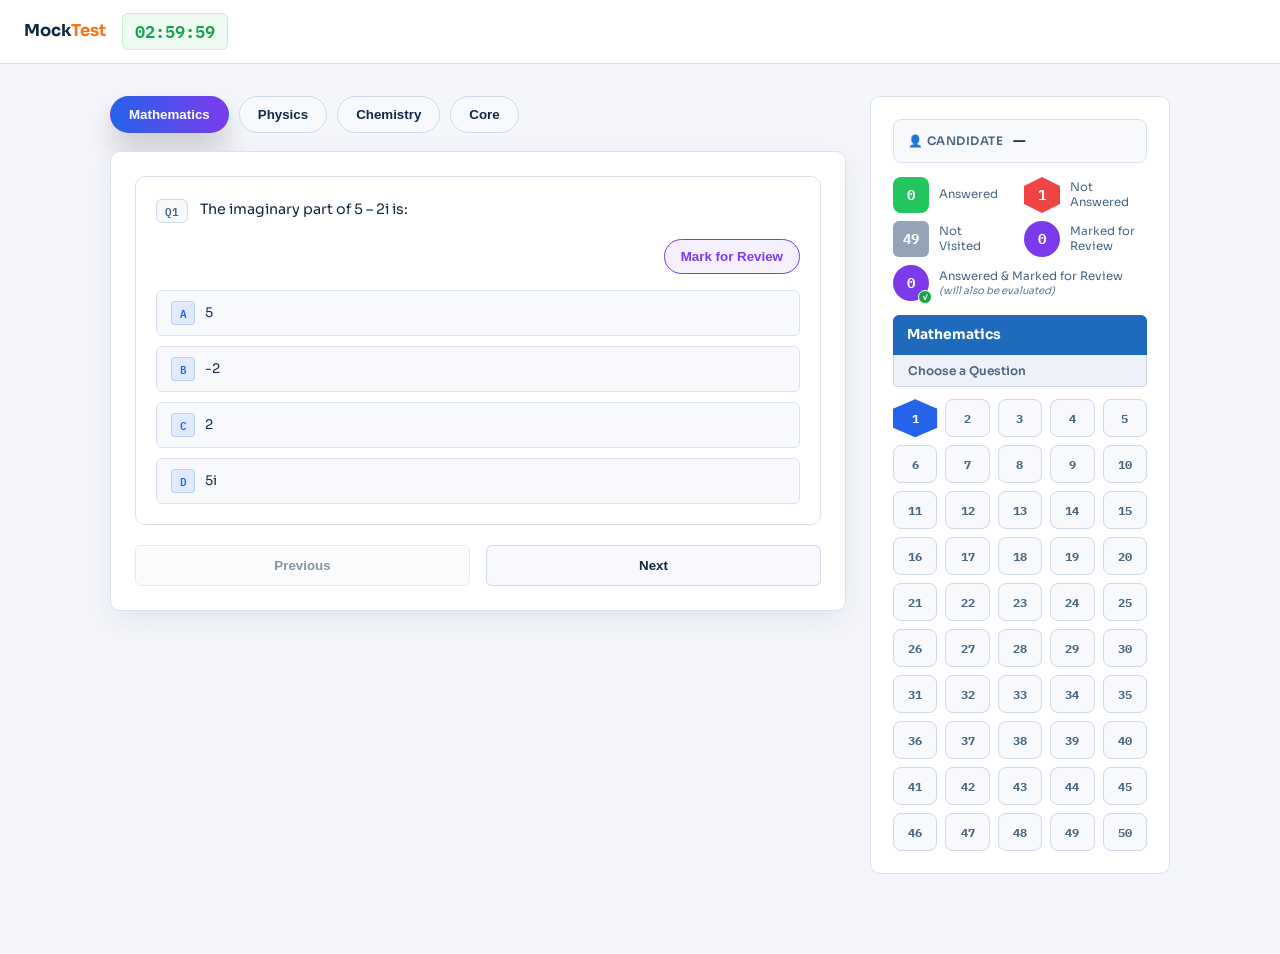
<file: index_main.html>
<!DOCTYPE html>
<html lang="en">
<head>
  <meta charset="UTF-8" />
  <meta name="viewport" content="width=device-width, initial-scale=1.0" />
  <title>Mock Test — 200Q</title>
  <link rel="stylesheet" href="style.css" />
</head>
<body>

  <!-- ── Sticky Navbar ─────────────────────────────────────── -->
  <nav id="navbar">
    <div class="nav-title">Mock<span>Test</span> <span id="user-name" class="user-name"></span></div>

    <div id="timer-display">03:00:00</div>

    <button id="sidebar-toggle-btn" class="btn-sidebar-toggle">📋</button>
    <button id="submit-btn" disabled>Submit Test</button>
  </nav>

  <!-- ── Main App ───────────────────────────────────────────── -->
  <main id="app">
    <div id="test-container"></div>
  </main>

  <!-- ── Confirm Modal ─────────────────────────────────────── -->
  <div id="confirm-modal" role="dialog" aria-modal="true" aria-labelledby="modal-title">
    <div class="modal-box">
      <div class="modal-icon">⚠️</div>
      <div class="modal-title" id="modal-title">Submit Your Test?</div>
      <div class="modal-body">
        Once submitted, you cannot change your answers.<br>
        Please review the stats below before confirming.
      </div>
      <div class="modal-stats">
        <div class="modal-stat stat-answered">
          <div class="modal-stat-num" id="modal-answered">0</div>
          <div class="modal-stat-label">Answered</div>
        </div>
        <div class="modal-stat stat-skipped">
          <div class="modal-stat-num" id="modal-skipped">200</div>
          <div class="modal-stat-label">Skipped</div>
        </div>
      </div>
      <div class="modal-actions">
        <button class="btn-modal-cancel" id="modal-cancel-btn">Go Back</button>
        <button class="btn-modal-confirm" id="modal-confirm-btn">Yes, Submit</button>
      </div>
    </div>
  </div>

  <!-- ── Scripts ───────────────────────────────────────────── -->
  <script src="data.js"></script>
  <script src="app.js"></script>

</body>
</html>
</file>
<file: style.css>
/* ============================================================
   STYLE.CSS — Mock Test Platform
   ============================================================ */

@import url('https://fonts.googleapis.com/css2?family=IBM+Plex+Mono:wght@400;600&family=Sora:wght@300;400;500;600;700&display=swap');

/* ── Variables ─────────────────────────────────────────────── */
:root {
  --bg:           #f4f6fb;
  --surface:      #ffffff;
  --surface2:     #f8f9fd;
  --border:       #d9e2ec;
  --border2:      #cfd8e5;
  --text:         #102a43;
  --text-muted:   #486581;
  --text-dim:     #627d98;

  --blue:         #2563eb;
  --blue-bg:      #eff6ff;
  --blue-border:  #60a5fa;

  --purple:       #7c3aed;
  --purple-bg:    #f3e8ff;
  --purple-border:#a855f7;

  --green:        #16a34a;
  --green-bg:     #ecfdf5;
  --green-border: #4ade80;

  --orange:       #f97316;
  --orange-bg:    #fff7ed;
  --orange-border:#fdba74;

  --red:          #dc2626;
  --red-bg:       #fee2e2;

  --pass:         #16a34a;
  --fail:         #dc2626;

  --radius:       10px;
  --radius-sm:    6px;
  --shadow:       0 10px 30px rgba(16, 42, 67, 0.08);
  --font-body:    'Sora', sans-serif;
  --font-mono:    'IBM Plex Mono', monospace;

  --navbar-h:     64px;
}

/* ── Reset & Base ──────────────────────────────────────────── */
*, *::before, *::after { box-sizing: border-box; margin: 0; padding: 0; }

html { scroll-behavior: smooth; font-size: 15px; }

body {
  font-family: var(--font-body);
  background: var(--bg);
  color: var(--text);
  min-height: 100vh;
  line-height: 1.6;
  overflow-x: hidden;
}

/* ── Navbar ────────────────────────────────────────────────── */
#navbar {
  position: sticky;
  top: 0;
  z-index: 100;
  height: var(--navbar-h);
  background: rgba(255,255,255,0.95);
  backdrop-filter: blur(12px);
  border-bottom: 1px solid var(--border);
  display: flex;
  align-items: center;
  gap: 16px;
  padding: 0 24px;
}

.nav-title {
  font-weight: 700;
  font-size: 1.1rem;
  letter-spacing: -0.01em;
  white-space: nowrap;
  color: var(--text);
  flex-shrink: 0;
}

.nav-title span {
  color: var(--orange);
}

/* user-name removed from navbar — now lives in sidebar */
.user-name {
  display: none;
}

/* ── Candidate name in Question Map sidebar ─────────────────── */
.sidebar-candidate-name {
  display: flex;
  align-items: center;
  gap: 10px;
  background: var(--surface2);
  border: 1px solid var(--border);
  border-radius: 8px;
  padding: 10px 14px;
  margin-bottom: 14px;
}

.sidebar-candidate-label {
  font-size: 0.78rem;
  font-weight: 600;
  color: var(--text-muted);
  white-space: nowrap;
  text-transform: uppercase;
  letter-spacing: 0.04em;
}

.sidebar-candidate-value {
  font-size: 0.92rem;
  font-weight: 700;
  color: var(--text);
  flex: 1;
  overflow: hidden;
  text-overflow: ellipsis;
  white-space: nowrap;
}

/* Timer */
#timer-display {
  font-family: var(--font-mono);
  font-size: 1.1rem;
  font-weight: 600;
  color: var(--green);
  background: rgba(34,197,94,0.08);
  border: 1px solid rgba(34,197,94,0.2);
  padding: 4px 12px;
  border-radius: var(--radius-sm);
  flex-shrink: 0;
  transition: color 0.3s, background 0.3s, border-color 0.3s;
}

#timer-display.timer-warning {
  color: var(--red);
  background: rgba(239,68,68,0.1);
  border-color: rgba(239,68,68,0.3);
  animation: pulse 1s ease-in-out infinite;
}

@keyframes pulse {
  0%, 100% { opacity: 1; }
  50%       { opacity: 0.6; }
}

/* Submit button */
#submit-btn {
  flex-shrink: 0;
  font-family: var(--font-body);
  font-size: 0.85rem;
  font-weight: 600;
  padding: 8px 20px;
  border-radius: var(--radius-sm);
  border: 1px solid var(--border2);
  background: var(--surface2);
  color: var(--text-dim);
  cursor: not-allowed;
  transition: all 0.3s;
  white-space: nowrap;
}

#submit-btn.btn-ready {
  background: var(--red);
  border-color: var(--red);
  color: #fff;
  cursor: pointer;
  box-shadow: 0 0 20px rgba(239,68,68,0.3);
}

#submit-btn.btn-ready:hover {
  background: #dc2626;
  transform: translateY(-1px);
}

#submit-btn.hidden {
  display: none;
}

/* Sidebar toggle button */
.btn-sidebar-toggle {
  display: none;
  flex-shrink: 0;
  font-size: 1.2rem;
  padding: 8px 12px;
  border-radius: var(--radius-sm);
  border: 1px solid var(--border2);
  background: var(--surface2);
  color: var(--text);
  cursor: pointer;
  transition: all 0.2s ease;
}

.btn-sidebar-toggle:hover {
  background: var(--surface);
  border-color: var(--blue);
  color: var(--blue);
}

@media (max-width: 1040px) {
  .btn-sidebar-toggle {
    display: block;
  }
}

/* ── Main Layout ───────────────────────────────────────────── */
#app {
  max-width: 1100px;
  margin: 0 auto;
  padding: 32px 20px 80px;
}

.test-shell {
  display: grid;
  grid-template-columns: 1fr 300px;
  gap: 24px;
  align-items: flex-start;
}

.test-main {
  display: flex;
  flex-direction: column;
  gap: 18px;
}

.block-tabs {
  display: flex;
  flex-wrap: wrap;
  gap: 10px;
}

.block-tab {
  padding: 10px 18px;
  border-radius: 999px;
  border: 1px solid var(--border2);
  background: var(--surface2);
  color: var(--text);
  font-weight: 600;
  cursor: pointer;
  transition: all 0.2s ease;
}

.block-tab.active {
  background: linear-gradient(90deg, var(--blue), var(--purple));
  border-color: transparent;
  color: #fff;
  box-shadow: 0 16px 30px rgba(0,0,0,0.18);
}

.question-frame {
  background: var(--surface);
  border: 1px solid var(--border);
  border-radius: var(--radius);
  padding: 24px;
  box-shadow: var(--shadow);
}

.question-actions {
  display: flex;
  justify-content: space-between;
  gap: 16px;
  margin-top: 20px;
  flex-wrap: wrap;
}

.btn-nav {
  flex: 1;
  min-width: 148px;
  padding: 12px 18px;
  border-radius: var(--radius-sm);
  border: 1px solid var(--border2);
  background: var(--surface2);
  color: var(--text);
  font-weight: 700;
  cursor: pointer;
  transition: all 0.2s ease;
}

.btn-nav:disabled {
  opacity: 0.5;
  cursor: not-allowed;
}

.sidebar {
  background: var(--surface);
  border: 1px solid var(--border);
  border-radius: var(--radius);
  padding: 22px;
  position: sticky;
  top: calc(var(--navbar-h) + 20px);
  max-height: calc(100vh - var(--navbar-h) - 40px);
  overflow: auto;
}


.question-grid {
  display: grid;
  grid-template-columns: repeat(5, minmax(0,1fr));
  gap: 8px;
}

.question-number {
  border: 1px solid var(--border2);
  background: var(--surface2);
  color: var(--text);
  font-family: var(--font-mono);
  font-size: 0.82rem;
  font-weight: 700;
  border-radius: 8px;
  padding: 10px 0;
  cursor: pointer;
  transition: all 0.2s ease;
}

.question-number.answered {
  background: #22c55e;
  border-color: #16a34a;
  color: #fff;
  border-radius: 8px;
}

.question-number.not-answered {
  background: #ef4444;
  border-color: #dc2626;
  color: #fff;
  clip-path: polygon(50% 0%, 100% 25%, 100% 75%, 50% 100%, 0% 75%, 0% 25%);
}

.question-number.not-visited {
  background: var(--surface2);
  border-color: var(--border2);
  color: var(--text-muted);
}

.question-number.marked {
  background: #7c3aed;
  border-color: #6d28d9;
  color: #fff;
  border-radius: 50%;
}

.question-number.answered-marked {
  background: #7c3aed;
  border-color: #6d28d9;
  color: #fff;
  border-radius: 50%;
  position: relative;
}

.question-number.active {
  background: var(--blue);
  color: #fff;
  border-color: var(--blue);
  box-shadow: 0 0 0 2px rgba(37,99,235,0.35);
}

.sidebar-legend {
  margin-bottom: 14px;
}

/* ── NTA-style legend grid ─────────────────────────────────── */
.legend-grid {
  display: grid;
  grid-template-columns: 1fr 1fr;
  gap: 8px;
  margin-bottom: 4px;
}

.legend-item {
  display: flex;
  align-items: center;
  gap: 10px;
  font-size: 0.82rem;
  color: var(--text);
  line-height: 1.35;
}

.legend-item-wide {
  grid-column: 1 / -1;
}

.legend-label {
  font-size: 0.78rem;
  color: var(--text-muted);
  line-height: 1.3;
}

.legend-label small {
  display: block;
  font-size: 0.68rem;
  color: var(--text-dim);
  font-style: italic;
}

/* Badge base */
.legend-badge {
  min-width: 36px;
  height: 36px;
  display: flex;
  align-items: center;
  justify-content: center;
  font-family: var(--font-mono);
  font-size: 0.9rem;
  font-weight: 700;
  color: #fff;
  flex-shrink: 0;
  position: relative;
}

/* Answered — green rounded square */
.lbadge-answered {
  background: #22c55e;
  border-radius: 8px;
}

/* Not Answered — red pentagon/shield */
.lbadge-not-answered {
  background: #ef4444;
  clip-path: polygon(50% 0%, 100% 25%, 100% 75%, 50% 100%, 0% 75%, 0% 25%);
  border-radius: 0;
}

/* Not Visited — grey square */
.lbadge-not-visited {
  background: #94a3b8;
  border-radius: 6px;
}

/* Marked for Review — purple circle */
.lbadge-marked {
  background: #7c3aed;
  border-radius: 50%;
}

/* Answered + Marked — purple circle with green tick overlay */
.lbadge-answered-marked {
  background: #7c3aed;
  border-radius: 50%;
}

.lbadge-answered-marked::after {
  content: '✓';
  position: absolute;
  bottom: -3px;
  right: -3px;
  width: 14px;
  height: 14px;
  background: #16a34a;
  border-radius: 50%;
  font-size: 8px;
  font-weight: 900;
  display: flex;
  align-items: center;
  justify-content: center;
  border: 1.5px solid #fff;
  line-height: 1;
}

/* ── Subject header bar ────────────────────────────────────── */
.sidebar-subject-header {
  background: #1d6bba;
  color: #fff;
  font-weight: 700;
  font-size: 0.92rem;
  padding: 9px 14px;
  border-radius: 6px 6px 0 0;
  margin-bottom: 0;
}

/* ── Choose a question label ───────────────────────────────── */
.sidebar-choose-label {
  background: #eef2f8;
  color: var(--text-muted);
  font-size: 0.8rem;
  font-weight: 600;
  padding: 6px 14px;
  border: 1px solid var(--border2);
  border-top: none;
  margin-bottom: 12px;
  border-radius: 0 0 4px 4px;
}

.legend-dot {
  width: 10px;
  height: 10px;
  border-radius: 50%;
  display: inline-block;
  flex-shrink: 0;
}

.legend-count {
  font-family: var(--font-mono);
  font-weight: 700;
}

.status-answered { background: var(--green); }
.status-not-answered { background: var(--red); }
.status-not-visited { background: var(--border2); }
.status-marked { background: var(--purple); }
.status-answered-marked { background: linear-gradient(135deg, var(--green), var(--purple)); }

.question-meta {
  display: flex;
  justify-content: flex-end;
  margin-bottom: 16px;
}

.btn-review {
  padding: 9px 16px;
  border-radius: 999px;
  border: 1px solid var(--purple);
  background: rgba(124,58,237,0.08);
  color: var(--purple);
  font-weight: 600;
  cursor: pointer;
  transition: all 0.2s ease;
}

.btn-review:hover {
  background: rgba(124,58,237,0.14);
}

@media (max-width: 1040px) {
  .test-shell {
    grid-template-columns: 1fr;
  }

  .sidebar {
    position: fixed;
    top: 0;
    right: -320px;
    width: 300px;
    height: 100vh;
    max-height: 100vh;
    z-index: 1001;
    border-radius: 0;
    transition: right 0.3s ease;
    box-shadow: -4px 0 20px rgba(0,0,0,0.3);
  }

  .sidebar.sidebar-open {
    right: 0;
  }

  .btn-sidebar-toggle {
    display: block;
  }
}

@media (max-width: 720px) {
  .question-grid {
    grid-template-columns: repeat(4, minmax(0,1fr));
  }
}

@media (max-width: 520px) {
  .block-tab {
    flex: 1 1 100%;
    text-align: center;
  }

  .question-grid {
    grid-template-columns: repeat(3, minmax(0,1fr));
  }
}

/* ── Category Headers ──────────────────────────────────────── */
.category-header {
  display: flex;
  align-items: center;
  gap: 12px;
  padding: 14px 20px;
  border-radius: var(--radius);
  margin: 32px 0 16px;
  border-left: 4px solid;
  font-weight: 600;
  font-size: 1rem;
  letter-spacing: 0.04em;
  text-transform: uppercase;
}

.cat-icon {
  font-size: 1.3rem;
  line-height: 1;
}

.cat-label { flex: 1; }

.cat-range {
  font-family: var(--font-mono);
  font-size: 0.75rem;
  font-weight: 400;
  opacity: 0.7;
}

.cat-blue   { background: var(--blue-bg);   border-color: var(--blue);   color: var(--blue);   }
.cat-purple { background: var(--purple-bg); border-color: var(--purple); color: var(--purple); }
.cat-green  { background: var(--green-bg);  border-color: var(--green);  color: var(--green);  }
.cat-orange { background: var(--orange-bg); border-color: var(--orange); color: var(--orange); }

/* ── Question Cards ────────────────────────────────────────── */
.question-card {
  background: var(--surface);
  border: 1px solid var(--border);
  border-radius: var(--radius);
  padding: 20px;
  margin-bottom: 12px;
  transition: border-color 0.2s, box-shadow 0.2s;
}

.question-card:hover {
  border-color: var(--border2);
  box-shadow: var(--shadow);
}

.question-card.answered {
  border-color: rgba(59,130,246,0.4);
  background: linear-gradient(135deg, var(--surface), #16192a);
}

.question-header {
  display: flex;
  gap: 12px;
  margin-bottom: 16px;
  align-items: flex-start;
}

.q-number {
  font-family: var(--font-mono);
  font-size: 0.75rem;
  font-weight: 600;
  background: var(--surface2);
  border: 1px solid var(--border2);
  color: var(--text-muted);
  padding: 2px 8px;
  border-radius: var(--radius-sm);
  white-space: nowrap;
  margin-top: 2px;
  flex-shrink: 0;
}

.q-text {
  font-size: 0.95rem;
  font-weight: 400;
  color: var(--text);
  line-height: 1.7;
}

/* ── Options Grid ──────────────────────────────────────────── */
.options-grid {
  display: grid;
  grid-template-columns: 1fr;
  gap: 10px;
}

.option-label {
  display: flex;
  align-items: center;
  gap: 10px;
  padding: 10px 14px;
  background: var(--surface2);
  border: 1px solid var(--border);
  border-radius: var(--radius-sm);
  cursor: pointer;
  transition: all 0.15s;
  user-select: none;
}

.option-label:hover {
  border-color: var(--blue);
  background: rgba(59,130,246,0.06);
}

.option-label input[type=radio] { display: none; }

.option-label:has(input:checked) {
  border-color: var(--blue);
  background: rgba(59,130,246,0.12);
}

.option-letter {
  font-family: var(--font-mono);
  font-size: 0.75rem;
  font-weight: 600;
  color: var(--blue);
  background: rgba(59,130,246,0.12);
  border: 1px solid rgba(59,130,246,0.25);
  width: 24px;
  height: 24px;
  display: flex;
  align-items: center;
  justify-content: center;
  border-radius: 4px;
  flex-shrink: 0;
}

.option-text {
  font-size: 0.88rem;
  color: var(--text);
  line-height: 1.4;
}

/* ── Confirm Modal ─────────────────────────────────────────── */
#confirm-modal {
  display: none;
  position: fixed;
  inset: 0;
  z-index: 1000;
  background: rgba(0,0,0,0.75);
  backdrop-filter: blur(4px);
  align-items: center;
  justify-content: center;
}

#confirm-modal.active { display: flex; }

.modal-box {
  background: var(--surface);
  border: 1px solid var(--border2);
  border-radius: 14px;
  padding: 36px;
  max-width: 420px;
  width: 90%;
  box-shadow: 0 24px 80px rgba(0,0,0,0.6);
  text-align: center;
}

.modal-icon { font-size: 2.5rem; margin-bottom: 12px; }

.modal-title {
  font-size: 1.2rem;
  font-weight: 700;
  margin-bottom: 8px;
}

.modal-body {
  font-size: 0.9rem;
  color: var(--text-muted);
  margin-bottom: 24px;
  line-height: 1.7;
}

.modal-stats {
  display: flex;
  gap: 12px;
  justify-content: center;
  margin-bottom: 24px;
}

.modal-stat {
  background: var(--surface2);
  border: 1px solid var(--border);
  border-radius: var(--radius-sm);
  padding: 10px 20px;
  min-width: 100px;
}

.modal-stat-num {
  font-family: var(--font-mono);
  font-size: 1.5rem;
  font-weight: 700;
}

.modal-stat-label {
  font-size: 0.72rem;
  color: var(--text-muted);
  text-transform: uppercase;
  letter-spacing: 0.05em;
}

.modal-stat.stat-answered .modal-stat-num { color: var(--green); }
.modal-stat.stat-skipped  .modal-stat-num { color: var(--orange); }

.modal-actions { display: flex; gap: 10px; justify-content: center; }

.btn-modal-cancel {
  padding: 10px 24px;
  border-radius: var(--radius-sm);
  border: 1px solid var(--border2);
  background: var(--surface2);
  color: var(--text-muted);
  font-family: var(--font-body);
  font-size: 0.9rem;
  cursor: pointer;
  transition: all 0.2s;
}

.btn-modal-cancel:hover { border-color: var(--border2); color: var(--text); }

.btn-modal-confirm {
  padding: 10px 28px;
  border-radius: var(--radius-sm);
  border: none;
  background: var(--red);
  color: #fff;
  font-family: var(--font-body);
  font-size: 0.9rem;
  font-weight: 600;
  cursor: pointer;
  transition: all 0.2s;
}

.btn-modal-confirm:hover { background: #dc2626; transform: translateY(-1px); }

/* ── Report Page ───────────────────────────────────────────── */
.report-page { padding-bottom: 60px; }

.report-header {
  display: flex;
  align-items: center;
  justify-content: space-between;
  margin-bottom: 32px;
  flex-wrap: wrap;
  gap: 16px;
}

.report-title-block {
  display: flex;
  align-items: center;
  gap: 14px;
}

.report-icon { font-size: 2rem; }

.report-title {
  font-size: 1.8rem;
  font-weight: 700;
  letter-spacing: -0.02em;
}

.report-sub {
  font-size: 0.85rem;
  color: var(--text-muted);
}

.btn-print {
  padding: 10px 20px;
  border-radius: var(--radius-sm);
  border: 1px solid var(--border2);
  background: var(--surface);
  color: var(--text);
  font-family: var(--font-body);
  font-size: 0.88rem;
  cursor: pointer;
  transition: all 0.2s;
}

.btn-print:hover {
  background: var(--surface2);
  border-color: var(--blue);
  color: var(--blue);
}

/* Score Summary */
.score-summary {
  background: var(--surface);
  border: 1px solid var(--border);
  border-radius: 14px;
  padding: 32px;
  margin-bottom: 40px;
  display: flex;
  gap: 32px;
  flex-wrap: wrap;
  align-items: center;
}

.score-main {
  display: flex;
  align-items: center;
  gap: 24px;
}

.score-circle {
  width: 100px;
  height: 100px;
  border-radius: 50%;
  display: flex;
  flex-direction: column;
  align-items: center;
  justify-content: center;
  border: 4px solid;
  flex-shrink: 0;
}

.score-circle.pass { border-color: var(--pass); background: rgba(34,197,94,0.08); }
.score-circle.fail { border-color: var(--fail); background: rgba(239,68,68,0.08); }

.score-num  { font-family: var(--font-mono); font-size: 1.9rem; font-weight: 700; line-height: 1; }
.score-denom{ font-size: 0.75rem; color: var(--text-muted); font-family: var(--font-mono); }

.score-pct  { font-size: 2rem; font-weight: 700; font-family: var(--font-mono); }

.pass-label { color: var(--pass); font-weight: 700; font-size: 1rem; letter-spacing: 0.05em; margin-top: 4px; }
.fail-label { color: var(--fail); font-weight: 700; font-size: 1rem; letter-spacing: 0.05em; margin-top: 4px; }
.pass-note  { font-size: 0.75rem; color: var(--text-dim); margin-top: 4px; }

.cat-scores {
  display: grid;
  grid-template-columns: repeat(2, 1fr);
  gap: 12px;
  flex: 1;
  min-width: 260px;
}

.cat-score-card {
  background: var(--surface2);
  border: 1px solid var(--border);
  border-radius: var(--radius-sm);
  padding: 14px 16px;
  border-left: 3px solid;
}

.cat-score-card.cat-blue   { border-left-color: var(--blue);   }
.cat-score-card.cat-purple { border-left-color: var(--purple); }
.cat-score-card.cat-green  { border-left-color: var(--green);  }
.cat-score-card.cat-orange { border-left-color: var(--orange); }

.cat-score-label { font-size: 0.72rem; text-transform: uppercase; letter-spacing: 0.07em; color: var(--text-muted); margin-bottom: 4px; }

.cat-score-val {
  font-family: var(--font-mono);
  font-size: 1.3rem;
  font-weight: 700;
  line-height: 1;
  margin-bottom: 8px;
}

.cat-score-val span { font-size: 0.8rem; color: var(--text-muted); }

.cat-score-bar {
  height: 4px;
  background: var(--border);
  border-radius: 99px;
  overflow: hidden;
  margin-bottom: 4px;
}

.cat-score-fill {
  height: 100%;
  border-radius: 99px;
  background: currentColor;
}

.cat-score-card.cat-blue   .cat-score-fill { background: var(--blue);   }
.cat-score-card.cat-purple .cat-score-fill { background: var(--purple); }
.cat-score-card.cat-green  .cat-score-fill { background: var(--green);  }
.cat-score-card.cat-orange .cat-score-fill { background: var(--orange); }

.cat-score-pct { font-size: 0.72rem; color: var(--text-muted); font-family: var(--font-mono); }

/* Review Section */
.review-heading {
  font-size: 1.2rem;
  font-weight: 700;
  margin-bottom: 20px;
  letter-spacing: -0.01em;
}

.review-cat-header {
  display: flex;
  align-items: center;
  gap: 10px;
  padding: 12px 16px;
  border-radius: var(--radius);
  margin: 28px 0 12px;
  font-weight: 600;
  font-size: 0.9rem;
  text-transform: uppercase;
  letter-spacing: 0.06em;
}

.review-cat-header.cat-blue   { background: var(--blue-bg);   color: var(--blue);   border-left: 4px solid var(--blue);   }
.review-cat-header.cat-purple { background: var(--purple-bg); color: var(--purple); border-left: 4px solid var(--purple); }
.review-cat-header.cat-green  { background: var(--green-bg);  color: var(--green);  border-left: 4px solid var(--green);  }
.review-cat-header.cat-orange { background: var(--orange-bg); color: var(--orange); border-left: 4px solid var(--orange); }

.review-card {
  background: var(--surface);
  border: 1px solid var(--border);
  border-radius: var(--radius);
  padding: 18px;
  margin-bottom: 10px;
  border-left: 4px solid;
}

.review-card.review-correct { border-left-color: var(--green); }
.review-card.review-wrong   { border-left-color: var(--red);   }

.review-q-header {
  display: flex;
  justify-content: space-between;
  align-items: center;
  margin-bottom: 10px;
}

.review-q-num {
  font-family: var(--font-mono);
  font-size: 0.75rem;
  color: var(--text-muted);
  background: var(--surface2);
  border: 1px solid var(--border);
  padding: 2px 8px;
  border-radius: var(--radius-sm);
}

.review-verdict { font-size: 0.82rem; font-weight: 600; }

.review-card.review-correct .review-verdict { color: var(--green); }
.review-card.review-wrong   .review-verdict { color: var(--red);   }

.review-q-text {
  font-size: 0.9rem;
  color: var(--text);
  margin-bottom: 12px;
  line-height: 1.6;
}

.review-opts { display: grid; grid-template-columns: 1fr 1fr; gap: 6px; }

@media (max-width: 600px) { .review-opts { grid-template-columns: 1fr; } }

.review-opt {
  display: flex;
  align-items: center;
  gap: 8px;
  padding: 8px 12px;
  background: var(--surface2);
  border: 1px solid var(--border);
  border-radius: var(--radius-sm);
  font-size: 0.83rem;
  color: var(--text-muted);
}

.correct-opt {
  background: rgba(34,197,94,0.1);
  border-color: rgba(34,197,94,0.4);
  color: var(--green) !important;
  font-weight: 600;
}

.wrong-opt {
  background: rgba(239,68,68,0.1);
  border-color: rgba(239,68,68,0.4);
  color: var(--red) !important;
  font-weight: 600;
}

.review-opt-letter {
  font-family: var(--font-mono);
  font-size: 0.7rem;
  font-weight: 700;
  background: rgba(255,255,255,0.07);
  padding: 1px 5px;
  border-radius: 3px;
  flex-shrink: 0;
}

.review-skipped {
  margin-top: 8px;
  font-size: 0.8rem;
  color: var(--orange);
}

/* ── Print Styles ──────────────────────────────────────────── */
@media print {
  body { background: #fff; color: #000; }
  #navbar { display: none !important; }
  #confirm-modal { display: none !important; }

  .report-page { padding: 0; }
  .btn-print { display: none; }

  .review-card { break-inside: avoid; }
  .category-header, .review-cat-header { break-after: avoid; }

  :root {
    --bg: #fff;
    --surface: #f9f9f9;
    --surface2: #f3f3f3;
    --text: #111;
    --text-muted: #555;
    --border: #ddd;
    --border2: #ccc;
  }
}

/* ── Scrollbar ─────────────────────────────────────────────── */
::-webkit-scrollbar { width: 6px; }
::-webkit-scrollbar-track { background: var(--bg); }
::-webkit-scrollbar-thumb { background: var(--border2); border-radius: 3px; }
::-webkit-scrollbar-thumb:hover { background: var(--text-dim); }

/* ========== INDEX.HTML STYLES ========== */

/* ========== RESET & BASE ========== */
.rules-body {
  font-family: 'Segoe UI', Arial, sans-serif;
  background: #f0f4f8;
  min-height: 100vh;
  display: flex;
  flex-direction: column;
  color: #2d3748;
}

/* ========== HEADER ========== */
.header {
  background: #ffffff;
  border-bottom: 2px solid #e2e8f0;
  padding: 0 30px;
  display: flex;
  align-items: center;
  justify-content: space-between;
  height: 65px;
  position: sticky;
  top: 0;
  z-index: 100;
  box-shadow: 0 2px 8px rgba(0,0,0,0.06);
}

.header-left {
  display: flex;
  align-items: center;
  gap: 12px;
}

.header-logo {
  width: 40px;
  height: 40px;
  background: linear-gradient(135deg, #3b82f6, #1d4ed8);
  border-radius: 10px;
  display: flex;
  align-items: center;
  justify-content: center;
  font-size: 18px;
  font-weight: 800;
  color: white;
  box-shadow: 0 3px 10px rgba(59,130,246,0.35);
  flex-shrink: 0;
}

.header-title {
  font-size: 19px;
  font-weight: 700;
  color: #1e293b;
}

.header-title span {
  color: #3b82f6;
}

.header-right {
  display: flex;
  align-items: center;
  gap: 10px;
}

.exam-badge {
  background: #eff6ff;
  color: #3b82f6;
  border: 1px solid #bfdbfe;
  padding: 5px 14px;
  border-radius: 20px;
  font-size: 12px;
  font-weight: 600;
  letter-spacing: 0.5px;
}

.timer-display {
  background: #f0fdf4;
  border: 1px solid #bbf7d0;
  color: #16a34a;
  padding: 5px 14px;
  border-radius: 20px;
  font-size: 12px;
  font-weight: 600;
  display: flex;
  align-items: center;
  gap: 6px;
}

.timer-dot {
  width: 7px;
  height: 7px;
  background: #22c55e;
  border-radius: 50%;
  animation: pulse 1.5s infinite;
}

/* ========== NAME MODAL OVERLAY ========== */
.modal-overlay {
  position: fixed;
  inset: 0;
  background: rgba(15, 23, 42, 0.45);
  backdrop-filter: blur(4px);
  z-index: 999;
  display: flex;
  align-items: center;
  justify-content: center;
  animation: fadeIn 0.3s ease;
}

@keyframes fadeIn {
  from { opacity: 0; }
  to   { opacity: 1; }
}

.modal-card {
  background: #ffffff;
  border-radius: 20px;
  padding: 40px 36px;
  width: 100%;
  max-width: 420px;
  box-shadow: 0 20px 60px rgba(0,0,0,0.15);
  animation: slideUp 0.35s ease;
  text-align: center;
}

@keyframes slideUp {
  from { opacity: 0; transform: translateY(30px); }
  to   { opacity: 1; transform: translateY(0); }
}

.modal-icon {
  width: 64px;
  height: 64px;
  background: linear-gradient(135deg, #eff6ff, #dbeafe);
  border-radius: 50%;
  display: flex;
  align-items: center;
  justify-content: center;
  font-size: 28px;
  margin: 0 auto 20px;
  border: 2px solid #bfdbfe;
}

.modal-card h2 {
  color: #1e293b;
  font-size: 22px;
  font-weight: 700;
  margin-bottom: 6px;
}

.modal-card p {
  color: #64748b;
  font-size: 13.5px;
  margin-bottom: 26px;
  line-height: 1.5;
}

.name-input-wrap {
  position: relative;
  margin-bottom: 20px;
}

.name-input-wrap .input-icon {
  position: absolute;
  left: 14px;
  top: 50%;
  transform: translateY(-50%);
  font-size: 16px;
  color: #94a3b8;
  pointer-events: none;
}

.name-input {
  width: 100%;
  padding: 13px 16px 13px 42px;
  border: 2px solid #e2e8f0;
  border-radius: 12px;
  font-size: 14.5px;
  color: #1e293b;
  background: #f8fafc;
  outline: none;
  transition: border-color 0.2s, box-shadow 0.2s;
  font-family: 'Segoe UI', Arial, sans-serif;
}

.name-input:focus {
  border-color: #3b82f6;
  background: #fff;
  box-shadow: 0 0 0 4px rgba(59,130,246,0.1);
}

.name-input::placeholder {
  color: #cbd5e1;
}

.name-error {
  color: #ef4444;
  font-size: 12px;
  margin-top: -14px;
  margin-bottom: 16px;
  text-align: left;
  display: none;
}

.name-error.show {
  display: block;
}

.modal-btn {
  width: 100%;
  padding: 13px;
  background: linear-gradient(135deg, #3b82f6, #1d4ed8);
  color: white;
  border: none;
  border-radius: 12px;
  font-size: 15px;
  font-weight: 600;
  cursor: pointer;
  transition: all 0.2s;
  box-shadow: 0 4px 15px rgba(59,130,246,0.35);
  display: flex;
  align-items: center;
  justify-content: center;
  gap: 8px;
}

.modal-btn:hover {
  transform: translateY(-1px);
  box-shadow: 0 6px 20px rgba(59,130,246,0.45);
}

.modal-btn:active {
  transform: translateY(0);
}

/* ========== MAIN LAYOUT ========== */
.main-wrapper {
  flex: 1;
  display: flex;
  align-items: flex-start;
  justify-content: center;
  padding: 28px 20px;
  gap: 22px;
}

/* ========== PROFILE CARD ========== */
.profile-card {
  width: 220px;
  flex-shrink: 0;
  background: #ffffff;
  border: 1px solid #e2e8f0;
  border-radius: 18px;
  padding: 24px 18px;
  text-align: center;
  position: sticky;
  top: 85px;
  box-shadow: 0 4px 16px rgba(0,0,0,0.06);
}

.profile-avatar-wrap {
  position: relative;
  display: inline-block;
  margin-bottom: 12px;
}

.profile-avatar {
  width: 80px;
  height: 80px;
  border-radius: 50%;
  object-fit: cover;
  border: 3px solid #bfdbfe;
  background: #eff6ff;
}

.online-dot {
  position: absolute;
  bottom: 4px;
  right: 4px;
  width: 13px;
  height: 13px;
  background: #22c55e;
  border: 2px solid #fff;
  border-radius: 50%;
}

.profile-name {
  color: #1e293b;
  font-size: 15px;
  font-weight: 700;
  margin-bottom: 3px;
}

.profile-id {
  color: #94a3b8;
  font-size: 11.5px;
  margin-bottom: 16px;
}

.profile-divider {
  height: 1px;
  background: #f1f5f9;
  margin: 12px 0;
}

.profile-stat {
  display: flex;
  justify-content: space-between;
  align-items: center;
  padding: 7px 0;
}

.profile-stat-label {
  color: #94a3b8;
  font-size: 12px;
}

.profile-stat-value {
  color: #3b82f6;
  font-size: 12.5px;
  font-weight: 600;
}

.profile-info-box {
  background: #eff6ff;
  border: 1px solid #bfdbfe;
  border-radius: 10px;
  padding: 10px 12px;
  margin-top: 14px;
}

.profile-info-box p {
  color: #3b82f6;
  font-size: 11.5px;
  line-height: 1.5;
}

/* ========== INSTRUCTIONS CARD ========== */
.instructions-card {
  flex: 1;
  max-width: 800px;
  background: #ffffff;
  border: 1px solid #e2e8f0;
  border-radius: 18px;
  overflow: hidden;
  box-shadow: 0 4px 16px rgba(0,0,0,0.06);
  animation: fadeSlideIn 0.4s ease;
}

@keyframes fadeSlideIn {
  from { opacity: 0; transform: translateY(16px); }
  to   { opacity: 1; transform: translateY(0); }
}

/* ========== CARD HEADER ========== */
.card-header {
  background: linear-gradient(135deg, #eff6ff, #e0f2fe);
  border-bottom: 1px solid #bfdbfe;
  padding: 20px 28px;
  display: flex;
  align-items: center;
  gap: 14px;
}

.card-header-icon {
  width: 44px;
  height: 44px;
  background: linear-gradient(135deg, #3b82f6, #1d4ed8);
  border-radius: 12px;
  display: flex;
  align-items: center;
  justify-content: center;
  font-size: 20px;
  box-shadow: 0 4px 12px rgba(59,130,246,0.3);
  flex-shrink: 0;
}

.card-header-text h2 {
  color: #1e293b;
  font-size: 18px;
  font-weight: 700;
  margin-bottom: 2px;
}

.card-header-text p {
  color: #64748b;
  font-size: 12.5px;
}

/* ========== CARD BODY ========== */
.card-body {
  padding: 28px;
  max-height: calc(100vh - 200px);
  overflow-y: auto;
}

.card-body::-webkit-scrollbar {
  width: 5px;
}

.card-body::-webkit-scrollbar-track {
  background: #f1f5f9;
  border-radius: 10px;
}

.card-body::-webkit-scrollbar-thumb {
  background: #bfdbfe;
  border-radius: 10px;
}

/* ========== SECTION HEADERS ========== */
.section-header {
  display: flex;
  align-items: center;
  gap: 10px;
  margin-bottom: 16px;
  padding-bottom: 10px;
  border-bottom: 1.5px solid #f1f5f9;
}

.section-header-icon {
  width: 30px;
  height: 30px;
  border-radius: 8px;
  display: flex;
  align-items: center;
  justify-content: center;
  font-size: 14px;
  flex-shrink: 0;
}

.icon-blue   { background: #eff6ff; }
.icon-purple { background: #faf5ff; }
.icon-green  { background: #f0fdf4; }
.icon-orange { background: #fff7ed; }

.section-header h3 {
  color: #1e293b;
  font-size: 14.5px;
  font-weight: 700;
}

.section-divider {
  height: 1px;
  background: #f1f5f9;
  margin: 22px 0;
}

/* ========== EXAM PAPER INFO ========== */
.paper-info-grid {
  display: grid;
  grid-template-columns: 1fr 1fr;
  gap: 12px;
  margin-bottom: 20px;
}

.paper-info-item {
  background: #f8fafc;
  border: 1px solid #e2e8f0;
  border-radius: 12px;
  padding: 14px 16px;
  display: flex;
  align-items: flex-start;
  gap: 11px;
  transition: border-color 0.2s, background 0.2s;
}

.paper-info-item:hover {
  background: #eff6ff;
  border-color: #bfdbfe;
}

.paper-info-icon {
  font-size: 20px;
  flex-shrink: 0;
}

.paper-info-label {
  color: #94a3b8;
  font-size: 11.5px;
  margin-bottom: 3px;
}

.paper-info-value {
  color: #1e293b;
  font-size: 13.5px;
  font-weight: 600;
}

/* ========== MARKS TABLE ========== */
.marks-table-wrap {
  border: 1px solid #e2e8f0;
  border-radius: 14px;
  overflow: hidden;
  margin-bottom: 22px;
}

.marks-table {
  width: 100%;
  border-collapse: collapse;
  font-size: 13px;
}

.marks-table thead tr {
  background: linear-gradient(135deg, #3b82f6, #1d4ed8);
  color: white;
}

.marks-table thead th {
  padding: 12px 16px;
  text-align: left;
  font-weight: 600;
  font-size: 12.5px;
  letter-spacing: 0.3px;
}

.marks-table thead th:last-child,
.marks-table tbody td:last-child {
  text-align: center;
}

.marks-table tbody tr {
  border-bottom: 1px solid #f1f5f9;
  transition: background 0.15s;
}

.marks-table tbody tr:hover {
  background: #f8fafc;
}

.marks-table tbody tr:last-child {
  border-bottom: none;
  background: #f0fdf4;
  font-weight: 700;
}

.marks-table tbody td {
  padding: 12px 16px;
  color: #374151;
  vertical-align: middle;
}

.marks-table tbody tr:last-child td {
  color: #16a34a;
  font-size: 13.5px;
}

.section-dot {
  display: inline-block;
  width: 9px;
  height: 9px;
  border-radius: 50%;
  margin-right: 8px;
  flex-shrink: 0;
}

.q-badge {
  display: inline-block;
  background: #eff6ff;
  color: #3b82f6;
  border: 1px solid #bfdbfe;
  border-radius: 6px;
  padding: 2px 10px;
  font-size: 12px;
  font-weight: 600;
}

.marks-badge {
  display: inline-block;
  background: #f0fdf4;
  color: #16a34a;
  border: 1px solid #bbf7d0;
  border-radius: 6px;
  padding: 2px 10px;
  font-size: 12px;
  font-weight: 600;
}

.total-q-badge {
  background: #1d4ed8;
  color: white;
  border: none;
}

.total-m-badge {
  background: #16a34a;
  color: white;
  border: none;
}

/* ========== RULES LIST ========== */
.rules-list {
  display: flex;
  flex-direction: column;
  gap: 10px;
  margin-bottom: 22px;
}

.rule-item {
  display: flex;
  align-items: flex-start;
  gap: 12px;
  background: #f8fafc;
  border: 1px solid #e2e8f0;
  border-radius: 12px;
  padding: 13px 15px;
  transition: border-color 0.2s, background 0.2s;
}

.rule-item:hover {
  background: #eff6ff;
  border-color: #bfdbfe;
}

.rule-icon {
  font-size: 18px;
  flex-shrink: 0;
  margin-top: 1px;
}

.rule-text {
  color: #374151;
  font-size: 13.5px;
  line-height: 1.6;
}

.rule-text b {
  color: #1d4ed8;
}

/* ========== GENERAL INSTRUCTIONS LIST ========== */
.instructions-list {
  list-style: none;
  display: flex;
  flex-direction: column;
  gap: 10px;
  margin-bottom: 22px;
}

.instructions-list li {
  display: flex;
  align-items: flex-start;
  gap: 12px;
  color: #374151;
  font-size: 13.5px;
  line-height: 1.6;
  background: #f8fafc;
  border: 1px solid #e2e8f0;
  border-radius: 12px;
  padding: 13px 15px;
  transition: background 0.2s, border-color 0.2s;
}

.instructions-list li:hover {
  background: #eff6ff;
  border-color: #bfdbfe;
}

.list-number {
  width: 24px;
  height: 24px;
  background: linear-gradient(135deg, #3b82f6, #1d4ed8);
  border-radius: 6px;
  display: flex;
  align-items: center;
  justify-content: center;
  color: white;
  font-size: 11px;
  font-weight: 700;
  flex-shrink: 0;
  margin-top: 1px;
}

.instructions-list li b {
  color: #1d4ed8;
  font-weight: 600;
}

/* ========== STATUS LEGEND ========== */
.status-grid {
  display: flex;
  flex-direction: column;
  gap: 10px;
  margin-bottom: 22px;
}

.status-item {
  display: flex;
  align-items: center;
  gap: 14px;
  background: #f8fafc;
  border: 1px solid #e2e8f0;
  border-radius: 12px;
  padding: 12px 15px;
  transition: all 0.2s;
}

.status-item:hover {
  transform: translateX(4px);
  border-color: #bfdbfe;
  background: #eff6ff;
}

.status-badge {
  width: 36px;
  height: 36px;
  border-radius: 10px;
  display: flex;
  align-items: center;
  justify-content: center;
  color: white;
  font-weight: 700;
  font-size: 14px;
  flex-shrink: 0;
  box-shadow: 0 3px 10px rgba(0,0,0,0.15);
}

.badge-grey        { background: linear-gradient(135deg, #94a3b8, #64748b); }
.badge-red         { background: linear-gradient(135deg, #ef4444, #dc2626); }
.badge-green       { background: linear-gradient(135deg, #22c55e, #16a34a); }
.badge-purple      { background: linear-gradient(135deg, #a855f7, #7c3aed); }
.badge-dark-purple { background: linear-gradient(135deg, #7c3aed, #5b21b6); position: relative; }

.badge-dark-purple::after {
  content: '✓';
  position: absolute;
  bottom: -3px;
  right: -3px;
  width: 13px;
  height: 13px;
  background: #16a34a;
  border-radius: 50%;
  font-size: 7px;
  display: flex;
  align-items: center;
  justify-content: center;
  border: 1.5px solid white;
}

.status-info strong {
  display: block;
  color: #1e293b;
  font-size: 13px;
  margin-bottom: 2px;
}

.status-info span {
  color: #64748b;
  font-size: 12px;
}

/* ========== NAVIGATION TIPS ========== */
.tips-grid {
  display: grid;
  grid-template-columns: 1fr 1fr;
  gap: 12px;
  margin-bottom: 22px;
}

.tip-card {
  background: #f8fafc;
  border: 1px solid #e2e8f0;
  border-radius: 12px;
  padding: 16px;
  transition: all 0.2s;
}

.tip-card:hover {
  background: #eff6ff;
  border-color: #bfdbfe;
  transform: translateY(-2px);
  box-shadow: 0 4px 12px rgba(59,130,246,0.1);
}

.tip-icon  { font-size: 22px; margin-bottom: 8px; }
.tip-title { color: #1e293b; font-size: 13px; font-weight: 700; margin-bottom: 5px; }
.tip-desc  { color: #64748b; font-size: 12px; line-height: 1.55; }

/* ========== STEPS ========== */
.steps-list {
  display: flex;
  flex-direction: column;
  gap: 8px;
  margin-bottom: 22px;
}

.step-item {
  display: flex;
  align-items: center;
  gap: 12px;
  background: #f8fafc;
  border: 1px solid #e2e8f0;
  border-radius: 10px;
  padding: 11px 15px;
  transition: background 0.2s;
}

.step-item:hover {
  background: #eff6ff;
  border-color: #bfdbfe;
}

.step-number {
  width: 22px;
  height: 22px;
  background: #eff6ff;
  border: 1.5px solid #bfdbfe;
  border-radius: 50%;
  display: flex;
  align-items: center;
  justify-content: center;
  color: #3b82f6;
  font-size: 11px;
  font-weight: 700;
  flex-shrink: 0;
}

.step-text {
  color: #374151;
  font-size: 13px;
}

.step-text b { color: #1d4ed8; }

/* ========== ALERT BOX ========== */
.alert-box {
  background: #fff7ed;
  border: 1px solid #fed7aa;
  border-radius: 12px;
  padding: 15px 18px;
  display: flex;
  gap: 13px;
  align-items: flex-start;
  margin-bottom: 22px;
}

.alert-icon { font-size: 20px; flex-shrink: 0; }

.alert-content strong {
  display: block;
  color: #c2410c;
  font-size: 13px;
  margin-bottom: 4px;
}

.alert-content p {
  color: #9a3412;
  font-size: 12.5px;
  line-height: 1.6;
}

/* ========== CONSENT SECTION ========== */
.consent-section {
  background: #f0fdf4;
  border: 1.5px solid #bbf7d0;
  border-radius: 16px;
  padding: 24px;
  display: flex;
  flex-direction: column;
  align-items: center;
  gap: 18px;
}

.consent-label {
  display: flex;
  align-items: flex-start;
  gap: 12px;
  cursor: pointer;
  width: 100%;
}

.consent-checkbox {
  appearance: none;
  -webkit-appearance: none;
  width: 21px;
  height: 21px;
  border: 2px solid #86efac;
  border-radius: 6px;
  background: white;
  cursor: pointer;
  flex-shrink: 0;
  margin-top: 1px;
  position: relative;
  transition: all 0.2s;
}

.consent-checkbox:checked {
  background: linear-gradient(135deg, #22c55e, #16a34a);
  border-color: #16a34a;
}

.consent-checkbox:checked::after {
  content: '✓';
  position: absolute;
  top: 50%;
  left: 50%;
  transform: translate(-50%, -50%);
  color: white;
  font-size: 12px;
  font-weight: 700;
}

.consent-checkbox:hover {
  border-color: #16a34a;
  box-shadow: 0 0 0 3px rgba(34,197,94,0.15);
}

.consent-text {
  color: #374151;
  font-size: 13.5px;
  line-height: 1.6;
}

.consent-text strong { color: #1e293b; }

/* ========== ENTER BUTTON ========== */
.enter-btn {
  padding: 13px 46px;
  background: linear-gradient(135deg, #3b82f6, #1d4ed8);
  border: none;
  color: white;
  font-size: 15px;
  font-weight: 700;
  border-radius: 12px;
  cursor: pointer;
  letter-spacing: 0.3px;
  box-shadow: 0 5px 18px rgba(59,130,246,0.35);
  transition: all 0.25s;
  display: flex;
  align-items: center;
  gap: 10px;
  position: relative;
  overflow: hidden;
}

.enter-btn::before {
  content: '';
  position: absolute;
  top: 0; left: -100%;
  width: 100%; height: 100%;
  background: linear-gradient(90deg, transparent,
    rgba(255,255,255,0.2), transparent);
  transition: left 0.5s;
}

.enter-btn:hover:not(:disabled)::before { left: 100%; }

.enter-btn:hover:not(:disabled) {
  transform: translateY(-2px);
  box-shadow: 0 8px 25px rgba(59,130,246,0.45);
}

.enter-btn:active:not(:disabled) { transform: translateY(0); }

.enter-btn:disabled {
  background: linear-gradient(135deg, #cbd5e1, #94a3b8);
  cursor: not-allowed;
  box-shadow: none;
}

.enter-btn:disabled::before { display: none; }

.btn-arrow {
  font-size: 17px;
  transition: transform 0.25s;
}

.enter-btn:hover:not(:disabled) .btn-arrow {
  transform: translateX(4px);
}

/* ========== FOOTER ========== */
.page-footer {
  text-align: center;
  padding: 14px;
  color: #94a3b8;
  font-size: 12px;
  border-top: 1px solid #e2e8f0;
  background: #fff;
}

/* ========== RESPONSIVE ========== */
@media (max-width: 900px) {
  .main-wrapper {
    flex-direction: column;
    align-items: center;
  }

  .profile-card {
    width: 100%;
    max-width: 500px;
    position: static;
    display: flex;
    gap: 18px;
    text-align: left;
    align-items: center;
  }

  .profile-avatar-wrap { margin-bottom: 0; }
  .profile-info-box    { display: none; }
  .instructions-card   { width: 100%; }
  .tips-grid           { grid-template-columns: 1fr; }
  .paper-info-grid     { grid-template-columns: 1fr; }
}

@media (max-width: 500px) {
  .header-title { font-size: 16px; }
  .card-body    { padding: 18px; }
  .exam-badge, .timer-display { display: none; }
  .marks-table  { font-size: 12px; }
  .marks-table thead th,
  .marks-table tbody td { padding: 10px 10px; }
}

/* ========== INDEX.HTML STYLES ========== */

/* ========== RESET & BASE ========== */
.rules-body {
  font-family: 'Segoe UI', Arial, sans-serif;
  background: #f0f4f8;
  min-height: 100vh;
  display: flex;
  flex-direction: column;
  color: #2d3748;
}

/* ========== HEADER ========== */
.header {
  background: #ffffff;
  border-bottom: 2px solid #e2e8f0;
  padding: 0 30px;
  display: flex;
  align-items: center;
  justify-content: space-between;
  height: 65px;
  position: sticky;
  top: 0;
  z-index: 100;
  box-shadow: 0 2px 8px rgba(0,0,0,0.06);
}

.header-left {
  display: flex;
  align-items: center;
  gap: 12px;
}

.header-logo {
  width: 40px;
  height: 40px;
  background: linear-gradient(135deg, #3b82f6, #1d4ed8);
  border-radius: 10px;
  display: flex;
  align-items: center;
  justify-content: center;
  font-size: 18px;
  font-weight: 800;
  color: white;
  box-shadow: 0 3px 10px rgba(59,130,246,0.35);
  flex-shrink: 0;
}

.header-title {
  font-size: 19px;
  font-weight: 700;
  color: #1e293b;
}

.header-title span {
  color: #3b82f6;
}

.header-right {
  display: flex;
  align-items: center;
  gap: 10px;
}

.exam-badge {
  background: #eff6ff;
  color: #3b82f6;
  border: 1px solid #bfdbfe;
  padding: 5px 14px;
  border-radius: 20px;
  font-size: 12px;
  font-weight: 600;
  letter-spacing: 0.5px;
}

.timer-display {
  background: #f0fdf4;
  border: 1px solid #bbf7d0;
  color: #16a34a;
  padding: 5px 14px;
  border-radius: 20px;
  font-size: 12px;
  font-weight: 600;
  display: flex;
  align-items: center;
  gap: 6px;
}

.timer-dot {
  width: 7px;
  height: 7px;
  background: #22c55e;
  border-radius: 50%;
  animation: pulse 1.5s infinite;
}

/* ========== NAME MODAL OVERLAY ========== */
.modal-overlay {
  position: fixed;
  inset: 0;
  background: rgba(15, 23, 42, 0.45);
  backdrop-filter: blur(4px);
  z-index: 999;
  display: flex;
  align-items: center;
  justify-content: center;
  animation: fadeIn 0.3s ease;
}

@keyframes fadeIn {
  from { opacity: 0; }
  to   { opacity: 1; }
}

.modal-card {
  background: #ffffff;
  border-radius: 20px;
  padding: 40px 36px;
  width: 100%;
  max-width: 420px;
  box-shadow: 0 20px 60px rgba(0,0,0,0.15);
  animation: slideUp 0.35s ease;
  text-align: center;
}

@keyframes slideUp {
  from { opacity: 0; transform: translateY(30px); }
  to   { opacity: 1; transform: translateY(0); }
}

.modal-icon {
  width: 64px;
  height: 64px;
  background: linear-gradient(135deg, #eff6ff, #dbeafe);
  border-radius: 50%;
  display: flex;
  align-items: center;
  justify-content: center;
  font-size: 28px;
  margin: 0 auto 20px;
  border: 2px solid #bfdbfe;
}

.modal-card h2 {
  color: #1e293b;
  font-size: 22px;
  font-weight: 700;
  margin-bottom: 6px;
}

.modal-card p {
  color: #64748b;
  font-size: 13.5px;
  margin-bottom: 26px;
  line-height: 1.5;
}

.name-input-wrap {
  position: relative;
  margin-bottom: 20px;
}

.name-input-wrap .input-icon {
  position: absolute;
  left: 14px;
  top: 50%;
  transform: translateY(-50%);
  font-size: 16px;
  color: #94a3b8;
  pointer-events: none;
}

.name-input {
  width: 100%;
  padding: 13px 16px 13px 42px;
  border: 2px solid #e2e8f0;
  border-radius: 12px;
  font-size: 14.5px;
  color: #1e293b;
  background: #f8fafc;
  outline: none;
  transition: border-color 0.2s, box-shadow 0.2s;
  font-family: 'Segoe UI', Arial, sans-serif;
}

.name-input:focus {
  border-color: #3b82f6;
  background: #fff;
  box-shadow: 0 0 0 4px rgba(59,130,246,0.1);
}

.name-input::placeholder {
  color: #cbd5e1;
}

.name-error {
  color: #ef4444;
  font-size: 12px;
  margin-top: -14px;
  margin-bottom: 16px;
  text-align: left;
  display: none;
}

.name-error.show {
  display: block;
}

.modal-btn {
  width: 100%;
  padding: 13px;
  background: linear-gradient(135deg, #3b82f6, #1d4ed8);
  color: white;
  border: none;
  border-radius: 12px;
  font-size: 15px;
  font-weight: 600;
  cursor: pointer;
  transition: all 0.2s;
  box-shadow: 0 4px 15px rgba(59,130,246,0.35);
  display: flex;
  align-items: center;
  justify-content: center;
  gap: 8px;
}

.modal-btn:hover {
  transform: translateY(-1px);
  box-shadow: 0 6px 20px rgba(59,130,246,0.45);
}

.modal-btn:active {
  transform: translateY(0);
}

/* ========== MAIN LAYOUT ========== */
.main-wrapper {
  flex: 1;
  display: flex;
  align-items: flex-start;
  justify-content: center;
  padding: 28px 20px;
  gap: 22px;
}

/* ========== PROFILE CARD ========== */
.profile-card {
  width: 220px;
  flex-shrink: 0;
  background: #ffffff;
  border: 1px solid #e2e8f0;
  border-radius: 18px;
  padding: 24px 18px;
  text-align: center;
  position: sticky;
  top: 85px;
  box-shadow: 0 4px 16px rgba(0,0,0,0.06);
}

.profile-avatar-wrap {
  position: relative;
  display: inline-block;
  margin-bottom: 12px;
}

.profile-avatar {
  width: 80px;
  height: 80px;
  border-radius: 50%;
  object-fit: cover;
  border: 3px solid #bfdbfe;
  background: #eff6ff;
}

.online-dot {
  position: absolute;
  bottom: 4px;
  right: 4px;
  width: 13px;
  height: 13px;
  background: #22c55e;
  border: 2px solid #fff;
  border-radius: 50%;
}

.profile-name {
  color: #1e293b;
  font-size: 15px;
  font-weight: 700;
  margin-bottom: 3px;
}

.profile-id {
  color: #94a3b8;
  font-size: 11.5px;
  margin-bottom: 16px;
}

.profile-divider {
  height: 1px;
  background: #f1f5f9;
  margin: 12px 0;
}

.profile-stat {
  display: flex;
  justify-content: space-between;
  align-items: center;
  padding: 7px 0;
}

.profile-stat-label {
  color: #94a3b8;
  font-size: 12px;
}

.profile-stat-value {
  color: #3b82f6;
  font-size: 12.5px;
  font-weight: 600;
}

.profile-info-box {
  background: #eff6ff;
  border: 1px solid #bfdbfe;
  border-radius: 10px;
  padding: 10px 12px;
  margin-top: 14px;
}

.profile-info-box p {
  color: #3b82f6;
  font-size: 11.5px;
  line-height: 1.5;
}

/* ========== INSTRUCTIONS CARD ========== */
.instructions-card {
  flex: 1;
  max-width: 800px;
  background: #ffffff;
  border: 1px solid #e2e8f0;
  border-radius: 18px;
  overflow: hidden;
  box-shadow: 0 4px 16px rgba(0,0,0,0.06);
  animation: fadeSlideIn 0.4s ease;
}

@keyframes fadeSlideIn {
  from { opacity: 0; transform: translateY(16px); }
  to   { opacity: 1; transform: translateY(0); }
}

/* ========== CARD HEADER ========== */
.card-header {
  background: linear-gradient(135deg, #eff6ff, #e0f2fe);
  border-bottom: 1px solid #bfdbfe;
  padding: 20px 28px;
  display: flex;
  align-items: center;
  gap: 14px;
}

.card-header-icon {
  width: 44px;
  height: 44px;
  background: linear-gradient(135deg, #3b82f6, #1d4ed8);
  border-radius: 12px;
  display: flex;
  align-items: center;
  justify-content: center;
  font-size: 20px;
  box-shadow: 0 4px 12px rgba(59,130,246,0.3);
  flex-shrink: 0;
}

.card-header-text h2 {
  color: #1e293b;
  font-size: 18px;
  font-weight: 700;
  margin-bottom: 2px;
}

.card-header-text p {
  color: #64748b;
  font-size: 12.5px;
}

/* ========== CARD BODY ========== */
.card-body {
  padding: 28px;
  max-height: calc(100vh - 200px);
  overflow-y: auto;
}

.card-body::-webkit-scrollbar {
  width: 5px;
}

.card-body::-webkit-scrollbar-track {
  background: #f1f5f9;
  border-radius: 10px;
}

.card-body::-webkit-scrollbar-thumb {
  background: #bfdbfe;
  border-radius: 10px;
}

/* ========== SECTION HEADERS ========== */
.section-header {
  display: flex;
  align-items: center;
  gap: 10px;
  margin-bottom: 16px;
  padding-bottom: 10px;
  border-bottom: 1.5px solid #f1f5f9;
}

.section-header-icon {
  width: 30px;
  height: 30px;
  border-radius: 8px;
  display: flex;
  align-items: center;
  justify-content: center;
  font-size: 14px;
  flex-shrink: 0;
}

.icon-blue   { background: #eff6ff; }
.icon-purple { background: #faf5ff; }
.icon-green  { background: #f0fdf4; }
.icon-orange { background: #fff7ed; }

.section-header h3 {
  color: #1e293b;
  font-size: 14.5px;
  font-weight: 700;
}

.section-divider {
  height: 1px;
  background: #f1f5f9;
  margin: 22px 0;
}

/* ========== EXAM PAPER INFO ========== */
.paper-info-grid {
  display: grid;
  grid-template-columns: 1fr 1fr;
  gap: 12px;
  margin-bottom: 20px;
}

.paper-info-item {
  background: #f8fafc;
  border: 1px solid #e2e8f0;
  border-radius: 12px;
  padding: 14px 16px;
  display: flex;
  align-items: flex-start;
  gap: 11px;
  transition: border-color 0.2s, background 0.2s;
}

.paper-info-item:hover {
  background: #eff6ff;
  border-color: #bfdbfe;
}

.paper-info-icon {
  font-size: 20px;
  flex-shrink: 0;
}

.paper-info-label {
  color: #94a3b8;
  font-size: 11.5px;
  margin-bottom: 3px;
}

.paper-info-value {
  color: #1e293b;
  font-size: 13.5px;
  font-weight: 600;
}

/* ========== MARKS TABLE ========== */
.marks-table-wrap {
  border: 1px solid #e2e8f0;
  border-radius: 14px;
  overflow: hidden;
  margin-bottom: 22px;
}

.marks-table {
  width: 100%;
  border-collapse: collapse;
  font-size: 13px;
}

.marks-table thead tr {
  background: linear-gradient(135deg, #3b82f6, #1d4ed8);
  color: white;
}

.marks-table thead th {
  padding: 12px 16px;
  text-align: left;
  font-weight: 600;
  font-size: 12.5px;
  letter-spacing: 0.3px;
}

.marks-table thead th:last-child,
.marks-table tbody td:last-child {
  text-align: center;
}

.marks-table tbody tr {
  border-bottom: 1px solid #f1f5f9;
  transition: background 0.15s;
}

.marks-table tbody tr:hover {
  background: #f8fafc;
}

.marks-table tbody tr:last-child {
  border-bottom: none;
  background: #f0fdf4;
  font-weight: 700;
}

.marks-table tbody td {
  padding: 12px 16px;
  color: #374151;
  vertical-align: middle;
}

.marks-table tbody tr:last-child td {
  color: #16a34a;
  font-size: 13.5px;
}

.section-dot {
  display: inline-block;
  width: 9px;
  height: 9px;
  border-radius: 50%;
  margin-right: 8px;
  flex-shrink: 0;
}

.q-badge {
  display: inline-block;
  background: #eff6ff;
  color: #3b82f6;
  border: 1px solid #bfdbfe;
  border-radius: 6px;
  padding: 2px 10px;
  font-size: 12px;
  font-weight: 600;
}

.marks-badge {
  display: inline-block;
  background: #f0fdf4;
  color: #16a34a;
  border: 1px solid #bbf7d0;
  border-radius: 6px;
  padding: 2px 10px;
  font-size: 12px;
  font-weight: 600;
}

.total-q-badge {
  background: #1d4ed8;
  color: white;
  border: none;
}

.total-m-badge {
  background: #16a34a;
  color: white;
  border: none;
}

/* ========== RULES LIST ========== */
.rules-list {
  display: flex;
  flex-direction: column;
  gap: 10px;
  margin-bottom: 22px;
}

.rule-item {
  display: flex;
  align-items: flex-start;
  gap: 12px;
  background: #f8fafc;
  border: 1px solid #e2e8f0;
  border-radius: 12px;
  padding: 13px 15px;
  transition: border-color 0.2s, background 0.2s;
}

.rule-item:hover {
  background: #eff6ff;
  border-color: #bfdbfe;
}

.rule-icon {
  font-size: 18px;
  flex-shrink: 0;
  margin-top: 1px;
}

.rule-text {
  color: #374151;
  font-size: 13.5px;
  line-height: 1.6;
}

.rule-text b {
  color: #1d4ed8;
}

/* ========== GENERAL INSTRUCTIONS LIST ========== */
.instructions-list {
  list-style: none;
  display: flex;
  flex-direction: column;
  gap: 10px;
  margin-bottom: 22px;
}

.instructions-list li {
  display: flex;
  align-items: flex-start;
  gap: 12px;
  color: #374151;
  font-size: 13.5px;
  line-height: 1.6;
  background: #f8fafc;
  border: 1px solid #e2e8f0;
  border-radius: 12px;
  padding: 13px 15px;
  transition: background 0.2s, border-color 0.2s;
}

.instructions-list li:hover {
  background: #eff6ff;
  border-color: #bfdbfe;
}

.list-number {
  width: 24px;
  height: 24px;
  background: linear-gradient(135deg, #3b82f6, #1d4ed8);
  border-radius: 6px;
  display: flex;
  align-items: center;
  justify-content: center;
  color: white;
  font-size: 11px;
  font-weight: 700;
  flex-shrink: 0;
  margin-top: 1px;
}

.instructions-list li b {
  color: #1d4ed8;
  font-weight: 600;
}

/* ========== STATUS LEGEND ========== */
.status-grid {
  display: flex;
  flex-direction: column;
  gap: 10px;
  margin-bottom: 22px;
}

.status-item {
  display: flex;
  align-items: center;
  gap: 14px;
  background: #f8fafc;
  border: 1px solid #e2e8f0;
  border-radius: 12px;
  padding: 12px 15px;
  transition: all 0.2s;
}

.status-item:hover {
  transform: translateX(4px);
  border-color: #bfdbfe;
  background: #eff6ff;
}

.status-badge {
  width: 36px;
  height: 36px;
  border-radius: 10px;
  display: flex;
  align-items: center;
  justify-content: center;
  color: white;
  font-weight: 700;
  font-size: 14px;
  flex-shrink: 0;
  box-shadow: 0 3px 10px rgba(0,0,0,0.15);
}

.badge-grey        { background: linear-gradient(135deg, #94a3b8, #64748b); }
.badge-red         { background: linear-gradient(135deg, #ef4444, #dc2626); }
.badge-green       { background: linear-gradient(135deg, #22c55e, #16a34a); }
.badge-purple      { background: linear-gradient(135deg, #a855f7, #7c3aed); }
.badge-dark-purple { background: linear-gradient(135deg, #7c3aed, #5b21b6); position: relative; }

.badge-dark-purple::after {
  content: '✓';
  position: absolute;
  bottom: -3px;
  right: -3px;
  width: 13px;
  height: 13px;
  background: #16a34a;
  border-radius: 50%;
  font-size: 7px;
  display: flex;
  align-items: center;
  justify-content: center;
  border: 1.5px solid white;
}

.status-info strong {
  display: block;
  color: #1e293b;
  font-size: 13px;
  margin-bottom: 2px;
}

.status-info span {
  color: #64748b;
  font-size: 12px;
}

/* ========== NAVIGATION TIPS ========== */
.tips-grid {
  display: grid;
  grid-template-columns: 1fr 1fr;
  gap: 12px;
  margin-bottom: 22px;
}

.tip-card {
  background: #f8fafc;
  border: 1px solid #e2e8f0;
  border-radius: 12px;
  padding: 16px;
  transition: all 0.2s;
}

.tip-card:hover {
  background: #eff6ff;
  border-color: #bfdbfe;
  transform: translateY(-2px);
  box-shadow: 0 4px 12px rgba(59,130,246,0.1);
}

.tip-icon  { font-size: 22px; margin-bottom: 8px; }
.tip-title { color: #1e293b; font-size: 13px; font-weight: 700; margin-bottom: 5px; }
.tip-desc  { color: #64748b; font-size: 12px; line-height: 1.55; }

/* ========== STEPS ========== */
.steps-list {
  display: flex;
  flex-direction: column;
  gap: 8px;
  margin-bottom: 22px;
}

.step-item {
  display: flex;
  align-items: center;
  gap: 12px;
  background: #f8fafc;
  border: 1px solid #e2e8f0;
  border-radius: 10px;
  padding: 11px 15px;
  transition: background 0.2s;
}

.step-item:hover {
  background: #eff6ff;
  border-color: #bfdbfe;
}

.step-number {
  width: 22px;
  height: 22px;
  background: #eff6ff;
  border: 1.5px solid #bfdbfe;
  border-radius: 50%;
  display: flex;
  align-items: center;
  justify-content: center;
  color: #3b82f6;
  font-size: 11px;
  font-weight: 700;
  flex-shrink: 0;
}

.step-text {
  color: #374151;
  font-size: 13px;
}

.step-text b { color: #1d4ed8; }

/* ========== ALERT BOX ========== */
.alert-box {
  background: #fff7ed;
  border: 1px solid #fed7aa;
  border-radius: 12px;
  padding: 15px 18px;
  display: flex;
  gap: 13px;
  align-items: flex-start;
  margin-bottom: 22px;
}

.alert-icon { font-size: 20px; flex-shrink: 0; }

.alert-content strong {
  display: block;
  color: #c2410c;
  font-size: 13px;
  margin-bottom: 4px;
}

.alert-content p {
  color: #9a3412;
  font-size: 12.5px;
  line-height: 1.6;
}

/* ========== CONSENT SECTION ========== */
.consent-section {
  background: #f0fdf4;
  border: 1.5px solid #bbf7d0;
  border-radius: 16px;
  padding: 24px;
  display: flex;
  flex-direction: column;
  align-items: center;
  gap: 18px;
}

.consent-label {
  display: flex;
  align-items: flex-start;
  gap: 12px;
  cursor: pointer;
  width: 100%;
}

.consent-checkbox {
  appearance: none;
  -webkit-appearance: none;
  width: 21px;
  height: 21px;
  border: 2px solid #86efac;
  border-radius: 6px;
  background: white;
  cursor: pointer;
  flex-shrink: 0;
  margin-top: 1px;
  position: relative;
  transition: all 0.2s;
}

.consent-checkbox:checked {
  background: linear-gradient(135deg, #22c55e, #16a34a);
  border-color: #16a34a;
}

.consent-checkbox:checked::after {
  content: '✓';
  position: absolute;
  top: 50%;
  left: 50%;
  transform: translate(-50%, -50%);
  color: white;
  font-size: 12px;
  font-weight: 700;
}

.consent-checkbox:hover {
  border-color: #16a34a;
  box-shadow: 0 0 0 3px rgba(34,197,94,0.15);
}

.consent-text {
  color: #374151;
  font-size: 13.5px;
  line-height: 1.6;
}

.consent-text strong { color: #1e293b; }

/* ========== ENTER BUTTON ========== */
.enter-btn {
  padding: 13px 46px;
  background: linear-gradient(135deg, #3b82f6, #1d4ed8);
  border: none;
  color: white;
  font-size: 15px;
  font-weight: 700;
  border-radius: 12px;
  cursor: pointer;
  letter-spacing: 0.3px;
  box-shadow: 0 5px 18px rgba(59,130,246,0.35);
  transition: all 0.25s;
  display: flex;
  align-items: center;
  gap: 10px;
  position: relative;
  overflow: hidden;
}

.enter-btn::before {
  content: '';
  position: absolute;
  top: 0; left: -100%;
  width: 100%; height: 100%;
  background: linear-gradient(90deg, transparent,
    rgba(255,255,255,0.2), transparent);
  transition: left 0.5s;
}

.enter-btn:hover:not(:disabled)::before { left: 100%; }

.enter-btn:hover:not(:disabled) {
  transform: translateY(-2px);
  box-shadow: 0 8px 25px rgba(59,130,246,0.45);
}

.enter-btn:active:not(:disabled) { transform: translateY(0); }

.enter-btn:disabled {
  background: linear-gradient(135deg, #cbd5e1, #94a3b8);
  cursor: not-allowed;
  box-shadow: none;
}

.enter-btn:disabled::before { display: none; }

.btn-arrow {
  font-size: 17px;
  transition: transform 0.25s;
}

.enter-btn:hover:not(:disabled) .btn-arrow {
  transform: translateX(4px);
}

/* ========== FOOTER ========== */
.page-footer {
  text-align: center;
  padding: 14px;
  color: #94a3b8;
  font-size: 12px;
  border-top: 1px solid #e2e8f0;
  background: #fff;
}

/* ========== RESPONSIVE ========== */
@media (max-width: 900px) {
  .main-wrapper {
    flex-direction: column;
    align-items: center;
  }

  .profile-card {
    width: 100%;
    max-width: 500px;
    position: static;
    display: flex;
    gap: 18px;
    text-align: left;
    align-items: center;
  }

  .profile-avatar-wrap { margin-bottom: 0; }
  .profile-info-box    { display: none; }
  .instructions-card   { width: 100%; }
  .tips-grid           { grid-template-columns: 1fr; }
  .paper-info-grid     { grid-template-columns: 1fr; }
}

@media (max-width: 500px) {
  .header-title { font-size: 16px; }
  .card-body    { padding: 18px; }
  .exam-badge, .timer-display { display: none; }
  .marks-table  { font-size: 12px; }
  .marks-table thead th,
  .marks-table tbody td { padding: 10px 10px; }
}
</file>
